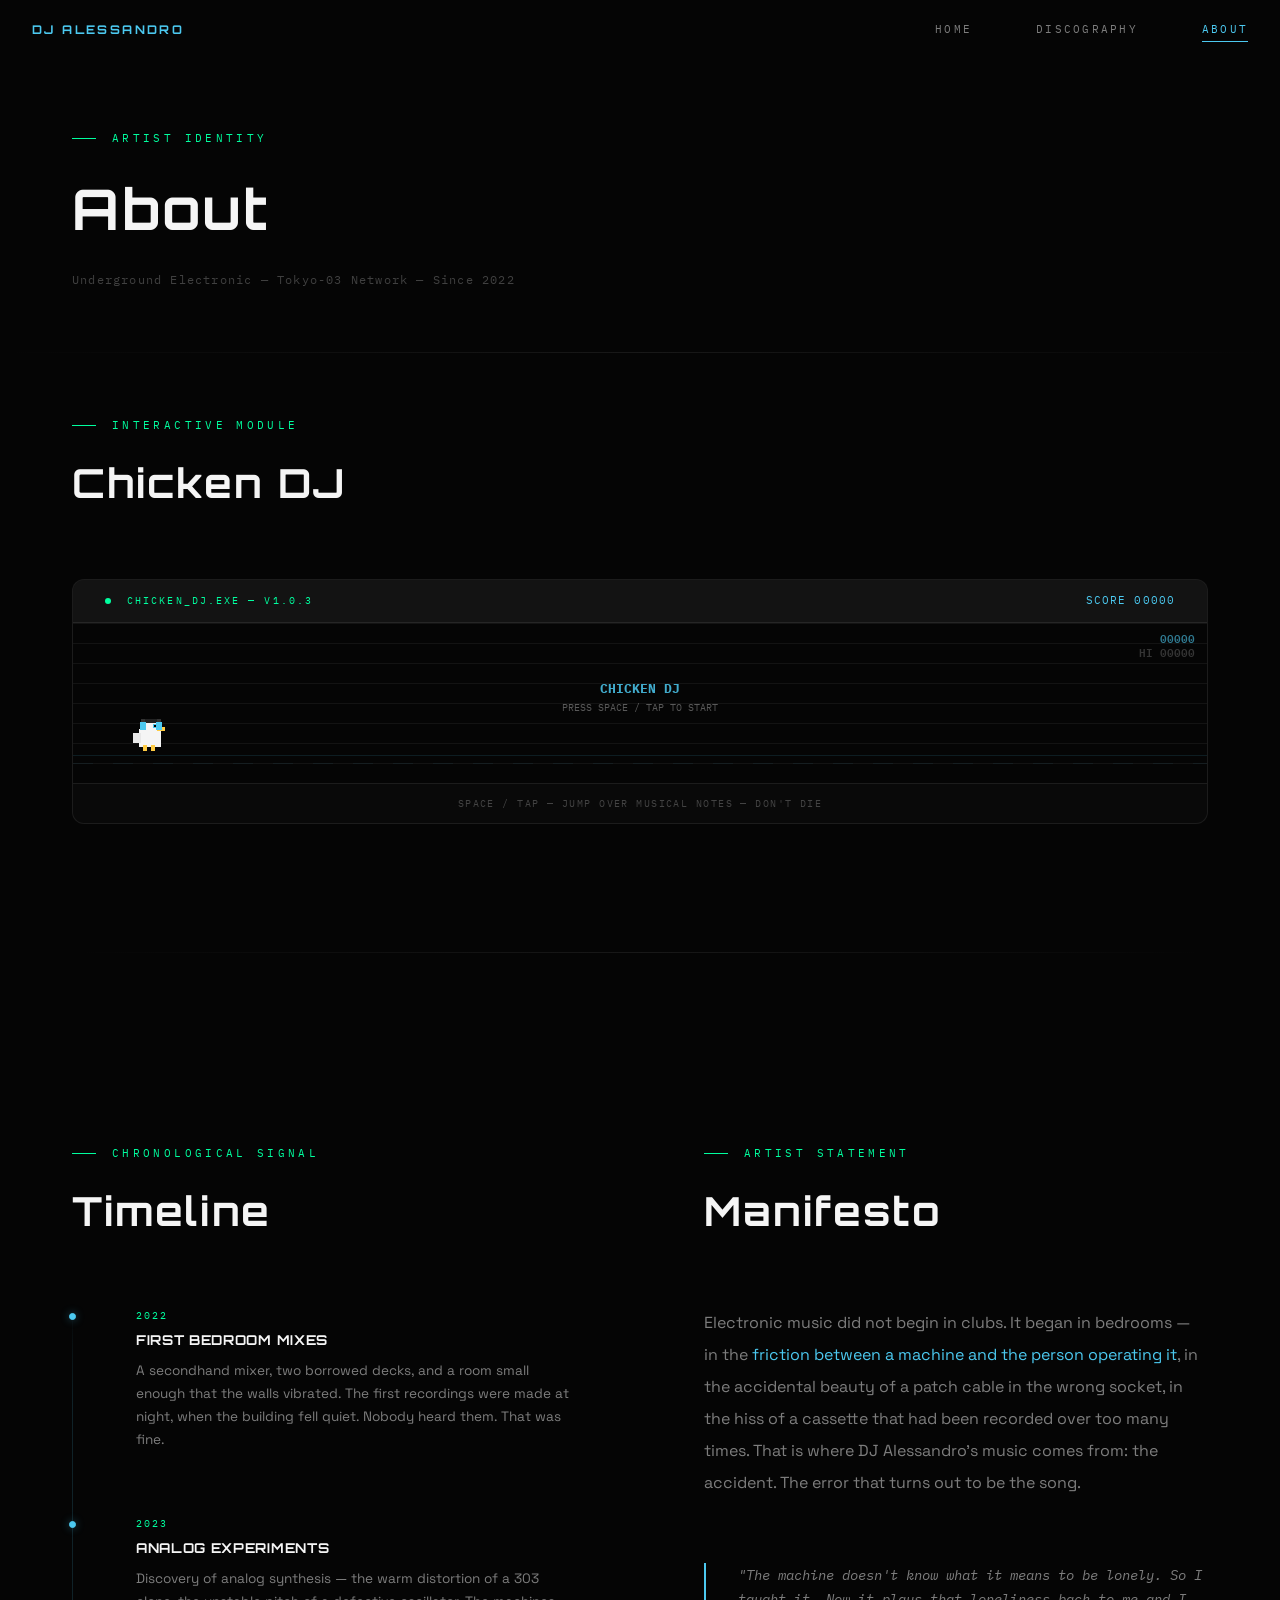
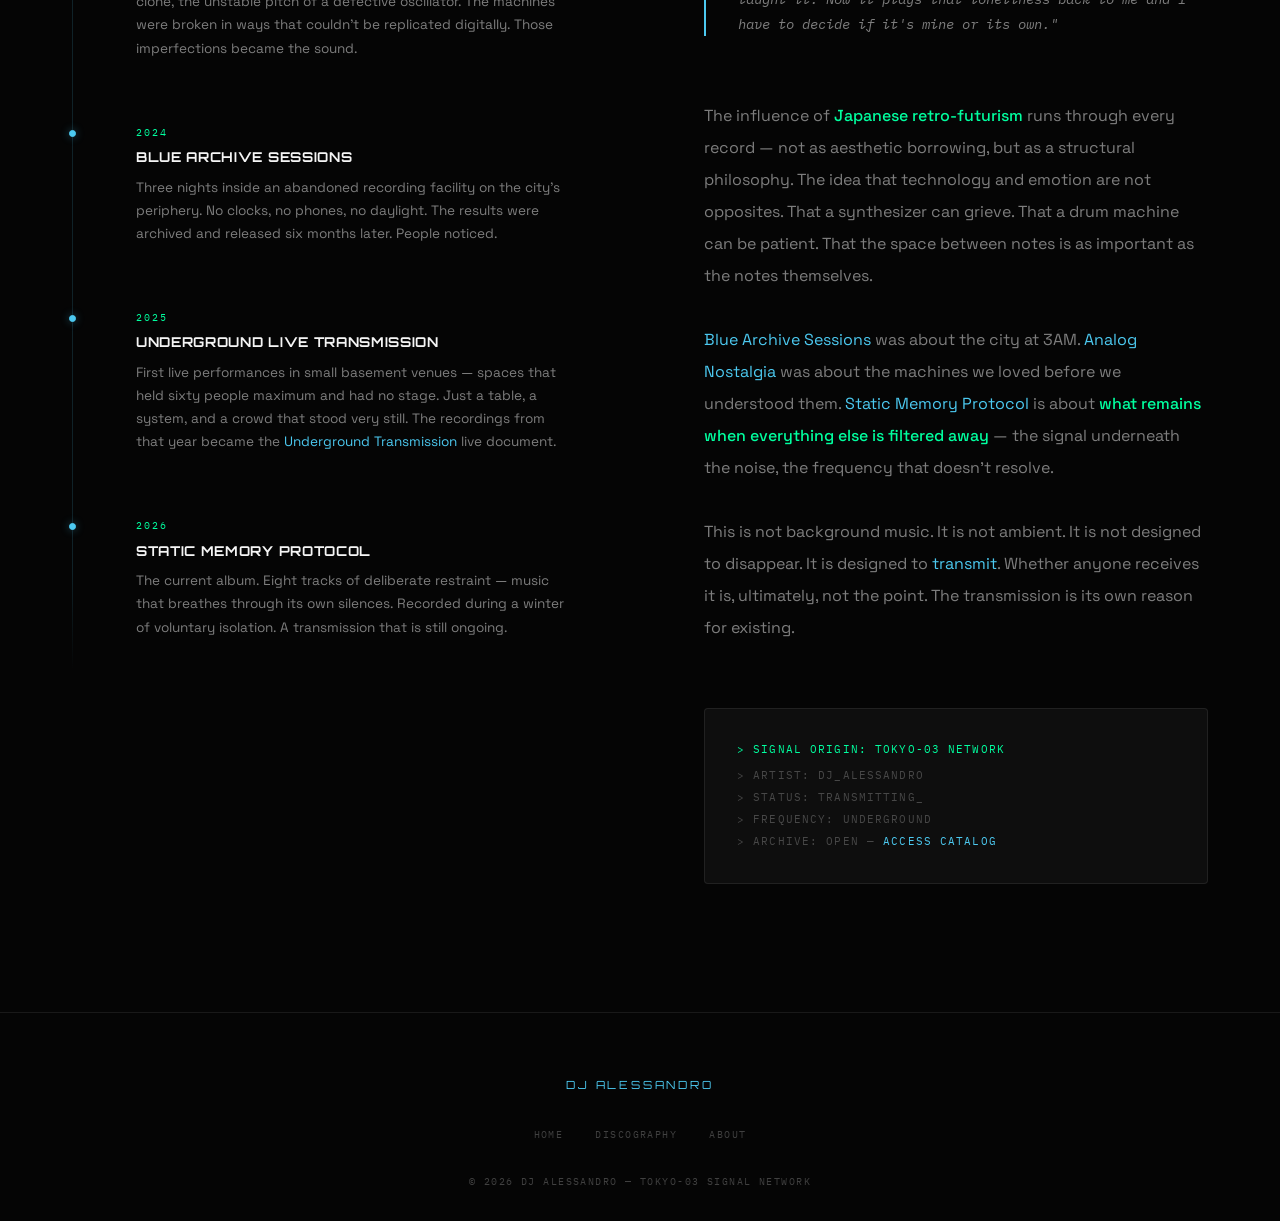
<file: about.html>
<!DOCTYPE html>
<html lang="en">
<head>
  <meta charset="UTF-8" />
  <meta name="viewport" content="width=device-width, initial-scale=1.0" />
  <meta name="description" content="DJ Alessandro — Artist biography, manifesto, and the Chicken DJ mini game." />
  <title>About — DJ Alessandro</title>
  <link rel="stylesheet" href="css/style.css" />
</head>
<body>

  <!-- ========================================
       NAVBAR
       ======================================== -->
  <header class="navbar" role="banner">
    <a href="index.html" class="navbar-brand">DJ Alessandro</a>

    <nav class="navbar-nav" role="navigation" aria-label="Primary navigation">
      <a href="index.html">Home</a>
      <a href="discography.html">Discography</a>
      <a href="about.html">About</a>
    </nav>

    <button class="nav-toggle" aria-label="Toggle navigation">
      <span></span>
      <span></span>
      <span></span>
    </button>
  </header>

  <!-- Mobile overlay nav -->
  <nav class="navbar-mobile" role="navigation" aria-label="Mobile navigation">
    <a href="index.html">Home</a>
    <a href="discography.html">Discography</a>
    <a href="about.html">About</a>
  </nav>

  <main>
    <!-- ========================================
         PAGE HEADER
         ======================================== -->
    <div class="page-header">
      <div class="container">
        <p class="section-label fade-in">Artist Identity</p>
        <h1 class="section-title fade-in delay-1" style="font-size:clamp(2rem,6vw,3.5rem); margin-top:var(--space-sm);">
          About
        </h1>
        <p class="fade-in delay-2" style="font-family:var(--font-mono); font-size:0.75rem; color:var(--text-muted); margin-top:var(--space-sm); letter-spacing:0.1em;">
          Underground Electronic &mdash; Tokyo-03 Network &mdash; Since 2022
        </p>
      </div>
    </div>

    <!-- ========================================
         MINI GAME — CHICKEN DJ
         ======================================== -->
    <section class="game-section" aria-label="Mini game">
      <div class="container">
        <div class="section-header fade-in">
          <p class="section-label">Interactive Module</p>
          <h2 class="section-title">Chicken DJ</h2>
        </div>

        <div class="game-container fade-in delay-1">
          <!-- Game header bar -->
          <div class="game-header">
            <span class="game-title-bar">
              <span class="status-dot" style="margin-right:0.5rem;"></span>
              CHICKEN_DJ.exe &mdash; v1.0.3
            </span>
            <span class="game-score-display">
              SCORE <span id="gameScore">00000</span>
            </span>
          </div>

          <!-- Canvas game area -->
          <canvas
            id="gameCanvas"
            aria-label="Chicken DJ mini game — press Space to jump"
            role="img"
          ></canvas>

          <!-- Instructions bar -->
          <div class="game-instructions">
            Space / Tap &mdash; Jump over musical notes &mdash; Don't die
          </div>
        </div>
      </div>
    </section>

    <div class="container">
      <div class="divider"></div>
    </div>

    <!-- ========================================
         TWO-COLUMN LAYOUT: TIMELINE + MANIFESTO
         ======================================== -->
    <section class="section" aria-label="Timeline and manifesto">
      <div class="container">
        <div class="about-grid">

          <!-- LEFT: TIMELINE -->
          <div>
            <div class="section-header fade-in-left">
              <p class="section-label">Chronological Signal</p>
              <h2 class="section-title">Timeline</h2>
            </div>

            <div class="timeline" role="list">

              <!-- 2022 -->
              <div class="timeline-item fade-in-left" role="listitem">
                <p class="timeline-year">2022</p>
                <h3 class="timeline-event">First Bedroom Mixes</h3>
                <p class="timeline-desc">
                  A secondhand mixer, two borrowed decks, and a room small enough
                  that the walls vibrated. The first recordings were made at night,
                  when the building fell quiet. Nobody heard them. That was fine.
                </p>
              </div>

              <!-- 2023 -->
              <div class="timeline-item fade-in-left delay-1" role="listitem">
                <p class="timeline-year">2023</p>
                <h3 class="timeline-event">Analog Experiments</h3>
                <p class="timeline-desc">
                  Discovery of analog synthesis — the warm distortion of a 303 clone,
                  the unstable pitch of a defective oscillator. The machines were broken
                  in ways that couldn't be replicated digitally. Those imperfections
                  became the sound.
                </p>
              </div>

              <!-- 2024 -->
              <div class="timeline-item fade-in-left delay-2" role="listitem">
                <p class="timeline-year">2024</p>
                <h3 class="timeline-event">Blue Archive Sessions</h3>
                <p class="timeline-desc">
                  Three nights inside an abandoned recording facility on the city's
                  periphery. No clocks, no phones, no daylight. The results were
                  archived and released six months later. People noticed.
                </p>
              </div>

              <!-- 2025 -->
              <div class="timeline-item fade-in-left delay-3" role="listitem">
                <p class="timeline-year">2025</p>
                <h3 class="timeline-event">Underground Live Transmission</h3>
                <p class="timeline-desc">
                  First live performances in small basement venues &mdash; spaces that
                  held sixty people maximum and had no stage. Just a table, a system,
                  and a crowd that stood very still. The recordings from that year
                  became the <em style="color:var(--blue); font-style:normal;">Underground Transmission</em> live document.
                </p>
              </div>

              <!-- 2026 -->
              <div class="timeline-item fade-in-left delay-4" role="listitem">
                <p class="timeline-year">2026</p>
                <h3 class="timeline-event">Static Memory Protocol</h3>
                <p class="timeline-desc">
                  The current album. Eight tracks of deliberate restraint &mdash;
                  music that breathes through its own silences. Recorded during a
                  winter of voluntary isolation. A transmission that is still ongoing.
                </p>
              </div>

            </div>
          </div>

          <!-- RIGHT: MANIFESTO -->
          <div>
            <div class="section-header fade-in">
              <p class="section-label">Artist Statement</p>
              <h2 class="section-title">Manifesto</h2>
            </div>

            <div class="manifesto">

              <p class="manifesto-text fade-in delay-1">
                Electronic music did not begin in clubs. It began in bedrooms —
                in the <em>friction between a machine and the person operating it</em>,
                in the accidental beauty of a patch cable in the wrong socket,
                in the hiss of a cassette that had been recorded over too many times.
                That is where DJ Alessandro's music comes from: the accident.
                The error that turns out to be the song.
              </p>

              <blockquote class="manifesto-quote fade-in delay-2">
                "The machine doesn't know what it means to be lonely.
                So I taught it. Now it plays that loneliness back to me
                and I have to decide if it's mine or its own."
              </blockquote>

              <p class="manifesto-text fade-in delay-3">
                The influence of <strong>Japanese retro-futurism</strong> runs through
                every record — not as aesthetic borrowing, but as a structural philosophy.
                The idea that technology and emotion are not opposites. That a synthesizer
                can grieve. That a drum machine can be patient. That the space between
                notes is as important as the notes themselves.
              </p>

              <p class="manifesto-text fade-in delay-4">
                <em>Blue Archive Sessions</em> was about the city at 3AM.
                <em>Analog Nostalgia</em> was about the machines we loved before we
                understood them. <em>Static Memory Protocol</em> is about
                <strong>what remains when everything else is filtered away</strong> —
                the signal underneath the noise, the frequency that doesn't resolve.
              </p>

              <p class="manifesto-text fade-in delay-5">
                This is not background music. It is not ambient. It is not designed
                to disappear. It is designed to <em>transmit</em>. Whether anyone
                receives it is, ultimately, not the point. The transmission is its
                own reason for existing.
              </p>

              <!-- Terminal-style sign-off -->
              <div class="fade-in" style="
                margin-top: var(--space-lg);
                padding: var(--space-md);
                background: var(--glass);
                border: 1px solid var(--glass-border);
                border-radius: var(--radius);
                font-family: var(--font-mono);
                font-size: 0.7rem;
                color: var(--text-muted);
                letter-spacing: 0.1em;
              ">
                <p style="color:var(--green); margin-bottom:0.5rem;">
                  &gt; SIGNAL ORIGIN: TOKYO-03 NETWORK
                </p>
                <p style="margin-bottom:0.25rem;">&gt; ARTIST: DJ_ALESSANDRO</p>
                <p style="margin-bottom:0.25rem;">&gt; STATUS: TRANSMITTING<span class="blink">_</span></p>
                <p style="margin-bottom:0.25rem;">&gt; FREQUENCY: UNDERGROUND</p>
                <p>&gt; ARCHIVE: OPEN &mdash; <a href="discography.html" style="color:var(--blue);">ACCESS CATALOG</a></p>
              </div>

            </div>
          </div>

        </div>
      </div>
    </section>

  </main>

  <!-- ========================================
       FOOTER
       ======================================== -->
  <footer class="footer" role="contentinfo">
    <div class="container">
      <p class="footer-brand">DJ Alessandro</p>
      <nav class="footer-links" aria-label="Footer navigation">
        <a href="index.html">Home</a>
        <a href="discography.html">Discography</a>
        <a href="about.html">About</a>
      </nav>
      <p class="footer-text">
        &copy; 2026 DJ Alessandro &mdash; Tokyo-03 Signal Network
      </p>
    </div>
  </footer>

  <script src="data/discography.js"></script>
  <script src="js/app.js"></script>
</body>
</html>
</file>
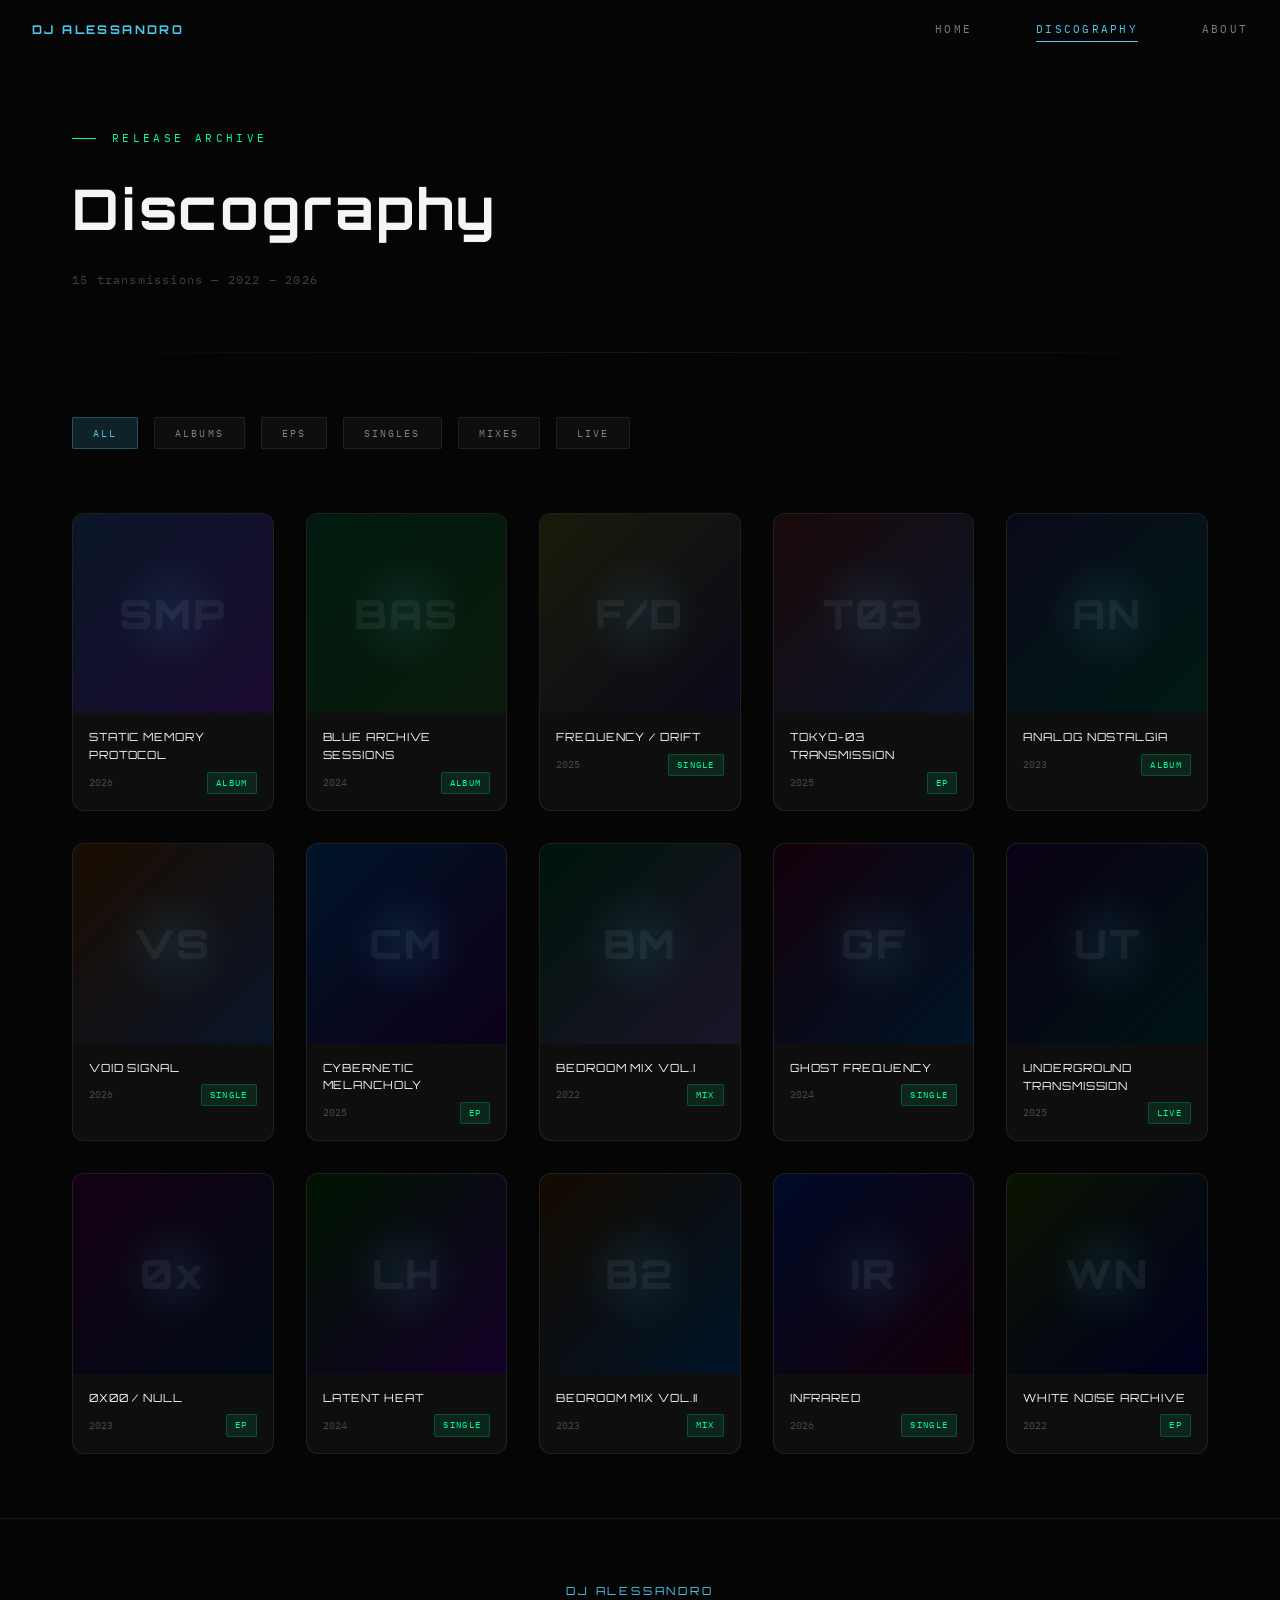
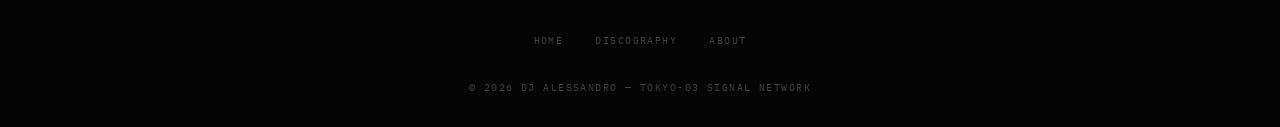
<file: discography.html>
<!DOCTYPE html>
<html lang="en">
<head>
  <meta charset="UTF-8" />
  <meta name="viewport" content="width=device-width, initial-scale=1.0" />
  <meta name="description" content="DJ Alessandro — Full release catalog. Albums, singles, EPs, mixes, and live recordings." />
  <title>Discography — DJ Alessandro</title>
  <link rel="stylesheet" href="css/style.css" />
</head>
<body>

  <!-- ========================================
       NAVBAR
       ======================================== -->
  <header class="navbar" role="banner">
    <a href="index.html" class="navbar-brand">DJ Alessandro</a>

    <nav class="navbar-nav" role="navigation" aria-label="Primary navigation">
      <a href="index.html">Home</a>
      <a href="discography.html">Discography</a>
      <a href="about.html">About</a>
    </nav>

    <button class="nav-toggle" aria-label="Toggle navigation">
      <span></span>
      <span></span>
      <span></span>
    </button>
  </header>

  <!-- Mobile overlay nav -->
  <nav class="navbar-mobile" role="navigation" aria-label="Mobile navigation">
    <a href="index.html">Home</a>
    <a href="discography.html">Discography</a>
    <a href="about.html">About</a>
  </nav>

  <!-- ========================================
       PAGE HEADER
       ======================================== -->
  <main>
    <div class="page-header">
      <div class="container">
        <p class="section-label fade-in">Release Archive</p>
        <h1 class="section-title fade-in delay-1" style="font-size:clamp(2rem,6vw,3.5rem); margin-top:var(--space-sm);">
          Discography
        </h1>
        <p class="fade-in delay-2" style="font-family:var(--font-mono); font-size:0.75rem; color:var(--text-muted); margin-top:var(--space-sm); letter-spacing:0.1em;">
          15 transmissions &mdash; 2022 &ndash; 2026
        </p>
      </div>
    </div>

    <!-- ========================================
         FILTER TABS
         ======================================== -->
    <section class="section-sm">
      <div class="container">
        <div class="filter-tabs fade-in" role="group" aria-label="Filter releases">
          <button class="filter-btn active" data-filter="all">All</button>
          <button class="filter-btn" data-filter="album">Albums</button>
          <button class="filter-btn" data-filter="ep">EPs</button>
          <button class="filter-btn" data-filter="single">Singles</button>
          <button class="filter-btn" data-filter="mix">Mixes</button>
          <button class="filter-btn" data-filter="live">Live</button>
        </div>

        <!-- ========================================
             DISCOGRAPHY GRID
             Populated dynamically by app.js + discography.js
             ======================================== -->
        <div
          class="discography-grid"
          id="discographyGrid"
          role="list"
          aria-label="Release catalog"
        >
          <!-- Cards injected by JavaScript -->
        </div>
      </div>
    </section>
  </main>

  <!-- ========================================
       MODAL (release detail)
       ======================================== -->
  <div class="modal-overlay" id="modalOverlay" role="dialog" aria-modal="true" aria-labelledby="modalTitle">
    <div class="modal">
      <div class="modal-img-placeholder cover-1">
        <div class="cover-glow" data-initial=""></div>
      </div>
      <div class="modal-body">
        <div class="modal-header">
          <h2 class="modal-title" id="modalTitle">Release</h2>
          <button class="modal-close" aria-label="Close modal">✕</button>
        </div>
        <div class="modal-tags">
          <span class="modal-tag modal-tag-type">single</span>
          <span class="modal-tag modal-tag-year">2025</span>
        </div>
        <p class="modal-desc">Description.</p>
        <div class="modal-actions">
          <a href="#" class="btn btn-spotify" target="_blank" rel="noopener">▶ Spotify</a>
          <a href="#" class="btn btn-youtube" target="_blank" rel="noopener">▶ YouTube</a>
        </div>
      </div>
    </div>
  </div>

  <!-- ========================================
       FOOTER
       ======================================== -->
  <footer class="footer" role="contentinfo">
    <div class="container">
      <p class="footer-brand">DJ Alessandro</p>
      <nav class="footer-links" aria-label="Footer navigation">
        <a href="index.html">Home</a>
        <a href="discography.html">Discography</a>
        <a href="about.html">About</a>
      </nav>
      <p class="footer-text">
        &copy; 2026 DJ Alessandro &mdash; Tokyo-03 Signal Network
      </p>
    </div>
  </footer>

  <script src="data/discography.js"></script>
  <script src="js/app.js"></script>
</body>
</html>
</file>
<file: css/style.css>
/* ============================================
   DJ ALESSANDRO — STYLE SYSTEM
   Evangelion Terminal × Emotional Electronic
   ============================================ */

@import url('https://fonts.googleapis.com/css2?family=Orbitron:wght@400;500;700;900&family=IBM+Plex+Mono:ital,wght@0,300;0,400;0,500;1,300&family=Space+Grotesk:wght@300;400;500;700&display=swap');

/* ============================================
   CSS VARIABLES — COLOR SYSTEM
   ============================================ */
:root {
  --bg: #050505;
  --bg-2: #090909;
  --bg-3: #0d0d0d;
  --blue: #4cc9f0;
  --blue-dim: rgba(76, 201, 240, 0.15);
  --blue-glow: rgba(76, 201, 240, 0.4);
  --green: #00ff9f;
  --green-dim: rgba(0, 255, 159, 0.1);
  --green-glow: rgba(0, 255, 159, 0.35);
  --text: #f5f5f5;
  --text-dim: rgba(245, 245, 245, 0.5);
  --text-muted: rgba(245, 245, 245, 0.25);
  --glass: rgba(255, 255, 255, 0.04);
  --glass-border: rgba(255, 255, 255, 0.08);
  --glass-hover: rgba(255, 255, 255, 0.07);
  --modal-bg: rgba(5, 5, 5, 0.92);

  /* Typography */
  --font-display: 'Orbitron', monospace;
  --font-mono: 'IBM Plex Mono', monospace;
  --font-body: 'Space Grotesk', sans-serif;

  /* Spacing */
  --space-xs: 0.5rem;
  --space-sm: 1rem;
  --space-md: 2rem;
  --space-lg: 4rem;
  --space-xl: 8rem;

  /* Transitions */
  --transition-fast: 0.2s ease;
  --transition-mid: 0.4s ease;
  --transition-slow: 0.7s cubic-bezier(0.16, 1, 0.3, 1);

  /* Borders */
  --radius: 4px;
  --radius-lg: 12px;
}

/* ============================================
   RESET & BASE
   ============================================ */
*, *::before, *::after {
  margin: 0;
  padding: 0;
  box-sizing: border-box;
}

html {
  scroll-behavior: smooth;
  font-size: 16px;
}

body {
  background: var(--bg);
  color: var(--text);
  font-family: var(--font-body);
  line-height: 1.6;
  overflow-x: hidden;
  -webkit-font-smoothing: antialiased;
}

img {
  max-width: 100%;
  display: block;
}

a {
  color: inherit;
  text-decoration: none;
}

ul {
  list-style: none;
}

/* ============================================
   SCROLLBAR
   ============================================ */
::-webkit-scrollbar {
  width: 3px;
}
::-webkit-scrollbar-track {
  background: var(--bg);
}
::-webkit-scrollbar-thumb {
  background: var(--blue-dim);
  border-radius: 2px;
}
::-webkit-scrollbar-thumb:hover {
  background: var(--blue);
}

/* ============================================
   SELECTION
   ============================================ */
::selection {
  background: var(--blue-dim);
  color: var(--blue);
}

/* ============================================
   UTILITY CLASSES
   ============================================ */

/* Text utilities */
.font-display { font-family: var(--font-display); }
.font-mono    { font-family: var(--font-mono); }
.font-body    { font-family: var(--font-body); }

.text-blue    { color: var(--blue); }
.text-green   { color: var(--green); }
.text-dim     { color: var(--text-dim); }
.text-muted   { color: var(--text-muted); }

.text-xs  { font-size: 0.65rem; }
.text-sm  { font-size: 0.8rem; }
.text-md  { font-size: 1rem; }
.text-lg  { font-size: 1.25rem; }
.text-xl  { font-size: 1.75rem; }
.text-2xl { font-size: 2.5rem; }
.text-3xl { font-size: 3.5rem; }

.tracking-wide    { letter-spacing: 0.1em; }
.tracking-widest  { letter-spacing: 0.25em; }
.uppercase        { text-transform: uppercase; }

/* Layout utilities */
.container {
  width: 100%;
  max-width: 1200px;
  margin: 0 auto;
  padding: 0 var(--space-md);
}

.flex         { display: flex; }
.flex-center  { display: flex; align-items: center; justify-content: center; }
.flex-between { display: flex; align-items: center; justify-content: space-between; }
.flex-col     { display: flex; flex-direction: column; }
.gap-sm       { gap: var(--space-sm); }
.gap-md       { gap: var(--space-md); }
.gap-lg       { gap: var(--space-lg); }

/* Glass card */
.glass {
  background: var(--glass);
  border: 1px solid var(--glass-border);
  backdrop-filter: blur(12px);
  -webkit-backdrop-filter: blur(12px);
  border-radius: var(--radius-lg);
}

.glass:hover {
  background: var(--glass-hover);
  border-color: rgba(76, 201, 240, 0.15);
}

/* Neon accent lines */
.line-blue {
  width: 40px;
  height: 1px;
  background: var(--blue);
  display: inline-block;
}

.line-green {
  width: 40px;
  height: 1px;
  background: var(--green);
  display: inline-block;
}

/* Section spacing */
.section {
  padding: var(--space-xl) 0;
}

.section-sm {
  padding: var(--space-lg) 0;
}

/* Section header */
.section-header {
  margin-bottom: var(--space-lg);
}

.section-label {
  font-family: var(--font-mono);
  font-size: 0.7rem;
  color: var(--green);
  text-transform: uppercase;
  letter-spacing: 0.3em;
  margin-bottom: var(--space-sm);
  display: flex;
  align-items: center;
  gap: var(--space-sm);
}

.section-label::before {
  content: '';
  width: 24px;
  height: 1px;
  background: var(--green);
}

.section-title {
  font-family: var(--font-display);
  font-size: clamp(1.5rem, 4vw, 2.5rem);
  font-weight: 700;
  letter-spacing: 0.05em;
  color: var(--text);
}

/* ============================================
   FADE-IN-SCROLL ANIMATIONS
   ============================================ */
.fade-in {
  opacity: 0;
  transform: translateY(30px);
  transition: opacity 0.8s ease, transform 0.8s cubic-bezier(0.16, 1, 0.3, 1);
}

.fade-in.visible {
  opacity: 1;
  transform: translateY(0);
}

.fade-in-left {
  opacity: 0;
  transform: translateX(-30px);
  transition: opacity 0.8s ease, transform 0.8s cubic-bezier(0.16, 1, 0.3, 1);
}

.fade-in-left.visible {
  opacity: 1;
  transform: translateX(0);
}

/* Staggered delays */
.delay-1 { transition-delay: 0.1s; }
.delay-2 { transition-delay: 0.2s; }
.delay-3 { transition-delay: 0.3s; }
.delay-4 { transition-delay: 0.4s; }
.delay-5 { transition-delay: 0.5s; }

/* ============================================
   NAVBAR
   ============================================ */
.navbar {
  position: fixed;
  top: 0;
  left: 0;
  right: 0;
  z-index: 1000;
  padding: 1.25rem var(--space-md);
  display: flex;
  align-items: center;
  justify-content: space-between;
  transition: background var(--transition-mid), border-color var(--transition-mid);
  border-bottom: 1px solid transparent;
}

.navbar.scrolled {
  background: rgba(5, 5, 5, 0.88);
  backdrop-filter: blur(20px);
  -webkit-backdrop-filter: blur(20px);
  border-bottom-color: var(--glass-border);
}

.navbar-brand {
  font-family: var(--font-display);
  font-size: 0.75rem;
  font-weight: 700;
  letter-spacing: 0.2em;
  text-transform: uppercase;
  color: var(--blue);
  transition: color var(--transition-fast);
}

.navbar-brand:hover {
  color: var(--green);
}

.navbar-nav {
  display: flex;
  align-items: center;
  gap: var(--space-lg);
}

.navbar-nav a {
  font-family: var(--font-mono);
  font-size: 0.7rem;
  letter-spacing: 0.2em;
  text-transform: uppercase;
  color: var(--text-dim);
  position: relative;
  transition: color var(--transition-fast);
}

.navbar-nav a::after {
  content: '';
  position: absolute;
  bottom: -3px;
  left: 0;
  width: 0;
  height: 1px;
  background: var(--blue);
  transition: width var(--transition-mid);
}

.navbar-nav a:hover,
.navbar-nav a.active {
  color: var(--text);
}

.navbar-nav a:hover::after,
.navbar-nav a.active::after {
  width: 100%;
}

.navbar-nav a.active {
  color: var(--blue);
}

/* Mobile hamburger */
.nav-toggle {
  display: none;
  flex-direction: column;
  gap: 5px;
  cursor: pointer;
  padding: 4px;
  background: none;
  border: none;
}

.nav-toggle span {
  display: block;
  width: 22px;
  height: 1px;
  background: var(--text-dim);
  transition: all var(--transition-mid);
}

.nav-toggle.open span:nth-child(1) {
  transform: translateY(6px) rotate(45deg);
  background: var(--blue);
}
.nav-toggle.open span:nth-child(2) {
  opacity: 0;
}
.nav-toggle.open span:nth-child(3) {
  transform: translateY(-6px) rotate(-45deg);
  background: var(--blue);
}

/* Mobile nav overlay */
.navbar-mobile {
  display: none;
  position: fixed;
  top: 0;
  left: 0;
  right: 0;
  bottom: 0;
  background: rgba(5, 5, 5, 0.97);
  z-index: 999;
  flex-direction: column;
  align-items: center;
  justify-content: center;
  gap: var(--space-lg);
  opacity: 0;
  pointer-events: none;
  transition: opacity var(--transition-mid);
}

.navbar-mobile.open {
  opacity: 1;
  pointer-events: all;
}

.navbar-mobile a {
  font-family: var(--font-display);
  font-size: 1.5rem;
  letter-spacing: 0.2em;
  text-transform: uppercase;
  color: var(--text-dim);
  transition: color var(--transition-fast);
}

.navbar-mobile a:hover {
  color: var(--blue);
}

/* ============================================
   HERO SECTION
   ============================================ */
.hero {
  position: relative;
  min-height: 100vh;
  display: flex;
  flex-direction: column;
  align-items: center;
  justify-content: center;
  overflow: hidden;
}

/* Atmospheric background glow */
.hero::before {
  content: '';
  position: absolute;
  top: 50%;
  left: 50%;
  transform: translate(-50%, -50%);
  width: 600px;
  height: 600px;
  background: radial-gradient(ellipse at center,
    rgba(76, 201, 240, 0.06) 0%,
    rgba(0, 255, 159, 0.03) 40%,
    transparent 70%);
  pointer-events: none;
}

/* Scan lines overlay */
.hero::after {
  content: '';
  position: absolute;
  inset: 0;
  background: repeating-linear-gradient(
    0deg,
    transparent,
    transparent 2px,
    rgba(0, 0, 0, 0.03) 2px,
    rgba(0, 0, 0, 0.03) 4px
  );
  pointer-events: none;
}

.hero-content {
  position: relative;
  z-index: 1;
  text-align: center;
  padding: var(--space-md);
}

.hero-logo-wrap {
  position: relative;
  display: inline-block;
  margin-bottom: var(--space-md);
}

.hero-logo {
  width: clamp(120px, 20vw, 200px);
  height: auto;
  filter: drop-shadow(0 0 20px var(--blue-glow)) drop-shadow(0 0 40px var(--green-glow));
  animation: logo-pulse 6s ease-in-out infinite;
}

@keyframes logo-pulse {
  0%, 100% { filter: drop-shadow(0 0 15px var(--blue-glow)) drop-shadow(0 0 30px rgba(0,255,159,0.2)); }
  50%       { filter: drop-shadow(0 0 25px var(--blue-glow)) drop-shadow(0 0 50px rgba(0,255,159,0.3)); }
}

.hero-name {
  font-family: var(--font-display);
  font-size: clamp(2rem, 8vw, 5rem);
  font-weight: 900;
  letter-spacing: 0.15em;
  text-transform: uppercase;
  color: var(--text);
  line-height: 1;
  margin-bottom: var(--space-sm);
}

.hero-name span {
  color: var(--blue);
}

.hero-subtitle {
  font-family: var(--font-mono);
  font-size: clamp(0.6rem, 2vw, 0.8rem);
  letter-spacing: 0.35em;
  text-transform: uppercase;
  color: var(--green);
  margin-bottom: var(--space-lg);
  display: flex;
  align-items: center;
  justify-content: center;
  gap: var(--space-sm);
}

.hero-subtitle::before,
.hero-subtitle::after {
  content: '';
  width: 30px;
  height: 1px;
  background: var(--green);
  opacity: 0.5;
}

.hero-cta {
  display: inline-block;
  font-family: var(--font-mono);
  font-size: 0.7rem;
  letter-spacing: 0.2em;
  text-transform: uppercase;
  color: var(--blue);
  border: 1px solid rgba(76, 201, 240, 0.3);
  padding: 0.75rem 2rem;
  border-radius: var(--radius);
  transition: all var(--transition-mid);
  position: relative;
  overflow: hidden;
}

.hero-cta::before {
  content: '';
  position: absolute;
  inset: 0;
  background: var(--blue-dim);
  transform: translateX(-100%);
  transition: transform var(--transition-mid);
}

.hero-cta:hover {
  color: var(--text);
  border-color: var(--blue);
  box-shadow: 0 0 20px var(--blue-dim);
}

.hero-cta:hover::before {
  transform: translateX(0);
}

.hero-cta span {
  position: relative;
  z-index: 1;
}

/* Scroll indicator */
.scroll-indicator {
  position: absolute;
  bottom: var(--space-md);
  left: 50%;
  transform: translateX(-50%);
  display: flex;
  flex-direction: column;
  align-items: center;
  gap: 6px;
  opacity: 0.4;
  animation: scroll-bounce 2s ease-in-out infinite;
}

.scroll-indicator span {
  font-family: var(--font-mono);
  font-size: 0.55rem;
  letter-spacing: 0.2em;
  text-transform: uppercase;
  color: var(--text-dim);
}

.scroll-line {
  width: 1px;
  height: 40px;
  background: linear-gradient(to bottom, var(--blue), transparent);
}

@keyframes scroll-bounce {
  0%, 100% { transform: translateX(-50%) translateY(0); }
  50%       { transform: translateX(-50%) translateY(6px); }
}

/* ============================================
   FEATURED RELEASES / CAROUSEL
   ============================================ */
.carousel-section {
  overflow: hidden;
  padding: var(--space-lg) 0;
}

.carousel-track-wrapper {
  overflow: hidden;
  -webkit-mask-image: linear-gradient(to right, transparent 0%, black 8%, black 92%, transparent 100%);
  mask-image: linear-gradient(to right, transparent 0%, black 8%, black 92%, transparent 100%);
}

.carousel-track {
  display: flex;
  gap: var(--space-md);
  width: max-content;
  animation: carousel-scroll 40s linear infinite;
}

.carousel-track:hover {
  animation-play-state: paused;
}

@keyframes carousel-scroll {
  0%   { transform: translateX(0); }
  100% { transform: translateX(-50%); }
}

/* Release card */
.release-card {
  width: 200px;
  flex-shrink: 0;
  cursor: pointer;
  transition: transform var(--transition-mid), box-shadow var(--transition-mid);
  border-radius: var(--radius-lg);
  overflow: hidden;
  background: var(--glass);
  border: 1px solid var(--glass-border);
}

.release-card:hover {
  transform: translateY(-6px);
  box-shadow: 0 16px 48px rgba(76, 201, 240, 0.1), 0 0 0 1px rgba(76, 201, 240, 0.15);
}

.release-card-img {
  width: 100%;
  aspect-ratio: 1;
  object-fit: cover;
  display: block;
  background: var(--bg-3);
}

/* Placeholder album art */
.release-card-img-placeholder {
  width: 100%;
  aspect-ratio: 1;
  background: linear-gradient(135deg, var(--bg-3) 0%, var(--bg-2) 100%);
  display: flex;
  align-items: center;
  justify-content: center;
  position: relative;
  overflow: hidden;
}

.release-card-img-placeholder::before {
  content: '';
  position: absolute;
  inset: 0;
  background: 
    radial-gradient(circle at 30% 30%, var(--blue-dim) 0%, transparent 50%),
    radial-gradient(circle at 70% 70%, var(--green-dim) 0%, transparent 50%);
}

.release-card-img-placeholder .placeholder-icon {
  font-size: 2rem;
  opacity: 0.2;
  position: relative;
  z-index: 1;
}

.release-card-info {
  padding: 0.75rem;
}

.release-card-title {
  font-family: var(--font-display);
  font-size: 0.65rem;
  letter-spacing: 0.08em;
  text-transform: uppercase;
  color: var(--text);
  margin-bottom: 0.25rem;
  white-space: nowrap;
  overflow: hidden;
  text-overflow: ellipsis;
}

.release-card-meta {
  font-family: var(--font-mono);
  font-size: 0.6rem;
  color: var(--text-muted);
  display: flex;
  justify-content: space-between;
}

.release-card-type {
  color: var(--green);
  text-transform: uppercase;
  letter-spacing: 0.1em;
}

/* ============================================
   DISCOGRAPHY PAGE
   ============================================ */
.discography-hero {
  padding-top: 120px;
  padding-bottom: var(--space-lg);
  position: relative;
}

/* Filter tabs */
.filter-tabs {
  display: flex;
  gap: var(--space-sm);
  margin-bottom: var(--space-lg);
  flex-wrap: wrap;
}

.filter-btn {
  font-family: var(--font-mono);
  font-size: 0.65rem;
  letter-spacing: 0.2em;
  text-transform: uppercase;
  color: var(--text-dim);
  background: var(--glass);
  border: 1px solid var(--glass-border);
  padding: 0.5rem 1.25rem;
  border-radius: 2px;
  cursor: pointer;
  transition: all var(--transition-fast);
}

.filter-btn:hover,
.filter-btn.active {
  color: var(--blue);
  border-color: rgba(76, 201, 240, 0.3);
  background: var(--blue-dim);
}

/* Discography grid */
.discography-grid {
  display: grid;
  grid-template-columns: repeat(auto-fill, minmax(200px, 1fr));
  gap: var(--space-md);
}

.disc-card {
  cursor: pointer;
  border-radius: var(--radius-lg);
  overflow: hidden;
  background: var(--glass);
  border: 1px solid var(--glass-border);
  transition: transform var(--transition-mid), box-shadow var(--transition-mid), border-color var(--transition-mid);
}

.disc-card:hover {
  transform: translateY(-4px);
  box-shadow: 0 20px 60px rgba(0, 0, 0, 0.5), 0 0 0 1px rgba(76, 201, 240, 0.2);
  border-color: rgba(76, 201, 240, 0.2);
}

.disc-card-img {
  width: 100%;
  aspect-ratio: 1;
  object-fit: cover;
  display: block;
}

.disc-card-img-placeholder {
  width: 100%;
  aspect-ratio: 1;
  display: flex;
  align-items: center;
  justify-content: center;
  position: relative;
  overflow: hidden;
}

.disc-card-info {
  padding: 1rem;
}

.disc-card-title {
  font-family: var(--font-display);
  font-size: 0.7rem;
  letter-spacing: 0.08em;
  text-transform: uppercase;
  color: var(--text);
  margin-bottom: 0.4rem;
}

.disc-card-meta {
  display: flex;
  justify-content: space-between;
  align-items: center;
}

.disc-card-year {
  font-family: var(--font-mono);
  font-size: 0.6rem;
  color: var(--text-muted);
}

.disc-card-type {
  font-family: var(--font-mono);
  font-size: 0.55rem;
  letter-spacing: 0.15em;
  text-transform: uppercase;
  color: var(--green);
  background: var(--green-dim);
  border: 1px solid rgba(0, 255, 159, 0.2);
  padding: 0.2rem 0.5rem;
  border-radius: 2px;
}

/* ============================================
   MODAL
   ============================================ */
.modal-overlay {
  position: fixed;
  inset: 0;
  z-index: 2000;
  background: rgba(5, 5, 5, 0.88);
  backdrop-filter: blur(16px);
  -webkit-backdrop-filter: blur(16px);
  display: flex;
  align-items: center;
  justify-content: center;
  padding: var(--space-md);
  opacity: 0;
  pointer-events: none;
  transition: opacity var(--transition-mid);
}

.modal-overlay.open {
  opacity: 1;
  pointer-events: all;
}

.modal {
  width: 100%;
  max-width: 700px;
  max-height: 90vh;
  overflow-y: auto;
  background: rgba(9, 9, 9, 0.95);
  border: 1px solid rgba(76, 201, 240, 0.15);
  border-radius: var(--radius-lg);
  transform: scale(0.94) translateY(10px);
  transition: transform var(--transition-slow), opacity var(--transition-slow);
  opacity: 0;
}

.modal-overlay.open .modal {
  transform: scale(1) translateY(0);
  opacity: 1;
}

.modal-img {
  width: 100%;
  max-height: 300px;
  object-fit: cover;
  border-radius: var(--radius-lg) var(--radius-lg) 0 0;
}

.modal-img-placeholder {
  width: 100%;
  height: 280px;
  display: flex;
  align-items: center;
  justify-content: center;
  border-radius: var(--radius-lg) var(--radius-lg) 0 0;
  overflow: hidden;
  position: relative;
}

.modal-body {
  padding: var(--space-md);
}

.modal-header {
  display: flex;
  justify-content: space-between;
  align-items: flex-start;
  margin-bottom: var(--space-md);
}

.modal-title {
  font-family: var(--font-display);
  font-size: clamp(1rem, 3vw, 1.5rem);
  font-weight: 700;
  letter-spacing: 0.08em;
  text-transform: uppercase;
  color: var(--text);
}

.modal-close {
  background: none;
  border: 1px solid var(--glass-border);
  color: var(--text-dim);
  width: 36px;
  height: 36px;
  border-radius: 50%;
  cursor: pointer;
  display: flex;
  align-items: center;
  justify-content: center;
  font-size: 1rem;
  transition: all var(--transition-fast);
  flex-shrink: 0;
  margin-left: var(--space-sm);
}

.modal-close:hover {
  border-color: var(--blue);
  color: var(--blue);
}

.modal-tags {
  display: flex;
  gap: var(--space-xs);
  margin-bottom: var(--space-md);
  flex-wrap: wrap;
}

.modal-tag {
  font-family: var(--font-mono);
  font-size: 0.6rem;
  letter-spacing: 0.15em;
  text-transform: uppercase;
  padding: 0.25rem 0.75rem;
  border-radius: 2px;
}

.modal-tag-type {
  color: var(--green);
  background: var(--green-dim);
  border: 1px solid rgba(0, 255, 159, 0.2);
}

.modal-tag-year {
  color: var(--blue);
  background: var(--blue-dim);
  border: 1px solid rgba(76, 201, 240, 0.2);
}

.modal-desc {
  font-family: var(--font-body);
  font-size: 0.9rem;
  color: var(--text-dim);
  line-height: 1.8;
  margin-bottom: var(--space-md);
}

.modal-actions {
  display: flex;
  gap: var(--space-sm);
  flex-wrap: wrap;
}

.btn {
  display: inline-flex;
  align-items: center;
  gap: 0.5rem;
  font-family: var(--font-mono);
  font-size: 0.7rem;
  letter-spacing: 0.15em;
  text-transform: uppercase;
  padding: 0.75rem 1.5rem;
  border-radius: var(--radius);
  border: 1px solid transparent;
  cursor: pointer;
  transition: all var(--transition-fast);
  text-decoration: none;
}

.btn-spotify {
  background: rgba(29, 185, 84, 0.1);
  border-color: rgba(29, 185, 84, 0.3);
  color: #1db954;
}

.btn-spotify:hover {
  background: rgba(29, 185, 84, 0.2);
  border-color: #1db954;
  box-shadow: 0 0 20px rgba(29, 185, 84, 0.15);
}

.btn-youtube {
  background: rgba(255, 0, 0, 0.08);
  border-color: rgba(255, 0, 0, 0.25);
  color: #ff4444;
}

.btn-youtube:hover {
  background: rgba(255, 0, 0, 0.15);
  border-color: #ff4444;
  box-shadow: 0 0 20px rgba(255, 0, 0, 0.12);
}

/* ============================================
   ABOUT PAGE
   ============================================ */
.about-hero {
  padding-top: 120px;
  padding-bottom: var(--space-lg);
}

/* Mini game */
.game-section {
  padding: var(--space-lg) 0;
}

.game-container {
  background: var(--bg-2);
  border: 1px solid var(--glass-border);
  border-radius: var(--radius-lg);
  overflow: hidden;
  position: relative;
}

.game-header {
  display: flex;
  justify-content: space-between;
  align-items: center;
  padding: 0.75rem var(--space-md);
  border-bottom: 1px solid var(--glass-border);
  background: var(--glass);
}

.game-title-bar {
  font-family: var(--font-mono);
  font-size: 0.65rem;
  letter-spacing: 0.2em;
  text-transform: uppercase;
  color: var(--green);
}

.game-score-display {
  font-family: var(--font-mono);
  font-size: 0.7rem;
  letter-spacing: 0.1em;
  color: var(--blue);
}

#gameCanvas {
  display: block;
  width: 100%;
  height: 160px;
  background: var(--bg);
  cursor: pointer;
}

.game-instructions {
  padding: 0.75rem var(--space-md);
  border-top: 1px solid var(--glass-border);
  font-family: var(--font-mono);
  font-size: 0.6rem;
  letter-spacing: 0.15em;
  text-transform: uppercase;
  color: var(--text-muted);
  text-align: center;
}

/* Timeline */
.timeline {
  position: relative;
  padding-left: var(--space-lg);
}

.timeline::before {
  content: '';
  position: absolute;
  left: 0;
  top: 0;
  bottom: 0;
  width: 1px;
  background: linear-gradient(to bottom, transparent, var(--blue-dim) 10%, var(--blue-dim) 90%, transparent);
}

.timeline-item {
  position: relative;
  margin-bottom: var(--space-md);
  padding-bottom: var(--space-md);
}

.timeline-item::before {
  content: '';
  position: absolute;
  left: calc(-1 * var(--space-lg) - 3px);
  top: 6px;
  width: 7px;
  height: 7px;
  border-radius: 50%;
  background: var(--bg);
  border: 1px solid var(--blue);
  box-shadow: 0 0 8px var(--blue-glow);
  transition: all var(--transition-mid);
}

.timeline-item.visible::before {
  background: var(--blue);
}

.timeline-year {
  font-family: var(--font-mono);
  font-size: 0.65rem;
  letter-spacing: 0.2em;
  color: var(--green);
  text-transform: uppercase;
  margin-bottom: 0.35rem;
}

.timeline-event {
  font-family: var(--font-display);
  font-size: 0.85rem;
  letter-spacing: 0.05em;
  text-transform: uppercase;
  color: var(--text);
  margin-bottom: 0.5rem;
}

.timeline-desc {
  font-family: var(--font-body);
  font-size: 0.85rem;
  color: var(--text-dim);
  line-height: 1.7;
}

/* Manifesto */
.manifesto {
  max-width: 680px;
  margin: 0 auto;
}

.manifesto-text {
  font-family: var(--font-body);
  font-size: 1rem;
  color: var(--text-dim);
  line-height: 2;
  margin-bottom: var(--space-md);
}

.manifesto-text em {
  color: var(--blue);
  font-style: normal;
}

.manifesto-text strong {
  color: var(--green);
  font-weight: 500;
}

.manifesto-quote {
  font-family: var(--font-mono);
  font-size: 0.85rem;
  font-style: italic;
  color: var(--text-dim);
  border-left: 2px solid var(--blue);
  padding-left: var(--space-md);
  margin: var(--space-lg) 0;
  line-height: 1.8;
}

/* ============================================
   FOOTER
   ============================================ */
.footer {
  padding: var(--space-lg) 0 var(--space-md);
  border-top: 1px solid var(--glass-border);
  text-align: center;
}

.footer-brand {
  font-family: var(--font-display);
  font-size: 0.7rem;
  letter-spacing: 0.25em;
  text-transform: uppercase;
  color: var(--blue);
  margin-bottom: var(--space-sm);
}

.footer-text {
  font-family: var(--font-mono);
  font-size: 0.6rem;
  letter-spacing: 0.15em;
  color: var(--text-muted);
  text-transform: uppercase;
}

.footer-links {
  display: flex;
  justify-content: center;
  gap: var(--space-md);
  margin: var(--space-md) 0;
}

.footer-links a {
  font-family: var(--font-mono);
  font-size: 0.6rem;
  letter-spacing: 0.15em;
  text-transform: uppercase;
  color: var(--text-muted);
  transition: color var(--transition-fast);
}

.footer-links a:hover {
  color: var(--green);
}

/* Divider */
.divider {
  width: 100%;
  height: 1px;
  background: linear-gradient(to right, transparent, var(--glass-border), transparent);
  margin: var(--space-lg) 0;
}

/* ============================================
   PAGE HEADER (inner pages)
   ============================================ */
.page-header {
  padding-top: 130px;
  padding-bottom: var(--space-lg);
  position: relative;
}

.page-header::after {
  content: '';
  position: absolute;
  bottom: 0;
  left: 0;
  right: 0;
  height: 1px;
  background: linear-gradient(to right, transparent, var(--glass-border), transparent);
}

/* ============================================
   ABOUT PAGE — SPLIT LAYOUT
   ============================================ */
.about-grid {
  display: grid;
  grid-template-columns: 1fr 1fr;
  gap: var(--space-xl);
  align-items: start;
}

/* ============================================
   RESPONSIVE — TABLET
   ============================================ */
@media (max-width: 900px) {
  .about-grid {
    grid-template-columns: 1fr;
  }

  .navbar-nav {
    display: none;
  }

  .nav-toggle {
    display: flex;
  }

  .navbar-mobile {
    display: flex;
  }
}

/* ============================================
   RESPONSIVE — MOBILE
   ============================================ */
@media (max-width: 600px) {
  :root {
    --space-md: 1.25rem;
    --space-lg: 2.5rem;
    --space-xl: 5rem;
  }

  .container {
    padding: 0 1.25rem;
  }

  .discography-grid {
    grid-template-columns: repeat(auto-fill, minmax(160px, 1fr));
    gap: var(--space-sm);
  }

  .modal-actions {
    flex-direction: column;
  }

  .btn {
    justify-content: center;
  }

  .timeline {
    padding-left: var(--space-md);
  }

  .timeline::before {
    left: 0;
  }

  .timeline-item::before {
    left: calc(-1 * var(--space-md) - 3px);
  }

  #gameCanvas {
    height: 120px;
  }
}

/* ============================================
   ALBUM ART PLACEHOLDER COLORS
   Each release gets a unique atmospheric gradient
   ============================================ */
.cover-1  { background: linear-gradient(135deg, #0a1628, #1a0a2e); }
.cover-2  { background: linear-gradient(135deg, #001a0f, #0a1a0a); }
.cover-3  { background: linear-gradient(135deg, #1a1a0a, #0a0a1a); }
.cover-4  { background: linear-gradient(135deg, #1a0a0a, #0a1428); }
.cover-5  { background: linear-gradient(135deg, #0a0a1a, #001a14); }
.cover-6  { background: linear-gradient(135deg, #1a0d00, #0a1428); }
.cover-7  { background: linear-gradient(135deg, #001428, #0d001a); }
.cover-8  { background: linear-gradient(135deg, #00140a, #1a1428); }
.cover-9  { background: linear-gradient(135deg, #14000a, #001428); }
.cover-10 { background: linear-gradient(135deg, #0a0014, #001414); }
.cover-11 { background: linear-gradient(135deg, #140014, #000a14); }
.cover-12 { background: linear-gradient(135deg, #001400, #140028); }
.cover-13 { background: linear-gradient(135deg, #140a00, #001428); }
.cover-14 { background: linear-gradient(135deg, #000a28, #14000a); }
.cover-15 { background: linear-gradient(135deg, #0a1400, #00001e); }

/* Cover inner glow element */
.cover-glow {
  width: 100%;
  height: 100%;
  position: relative;
  display: flex;
  align-items: center;
  justify-content: center;
}

.cover-glow::before {
  content: '';
  position: absolute;
  width: 60%;
  height: 60%;
  border-radius: 50%;
  background: radial-gradient(circle, var(--blue-dim) 0%, transparent 70%);
  opacity: 0.6;
}

.cover-glow::after {
  content: attr(data-initial);
  font-family: var(--font-display);
  font-size: 2.5rem;
  font-weight: 900;
  color: rgba(255,255,255,0.06);
  letter-spacing: 0.05em;
  position: relative;
  z-index: 1;
}

/* ============================================
   TERMINAL BLINK CURSOR
   ============================================ */
.blink {
  animation: blink 1.2s step-end infinite;
}

@keyframes blink {
  0%, 100% { opacity: 1; }
  50%       { opacity: 0; }
}

/* Status indicator */
.status-dot {
  width: 6px;
  height: 6px;
  border-radius: 50%;
  background: var(--green);
  display: inline-block;
  animation: status-pulse 2s ease-in-out infinite;
}

@keyframes status-pulse {
  0%, 100% { box-shadow: 0 0 0 0 rgba(0,255,159,0.4); }
  50%       { box-shadow: 0 0 0 4px rgba(0,255,159,0); }
}
</file>
